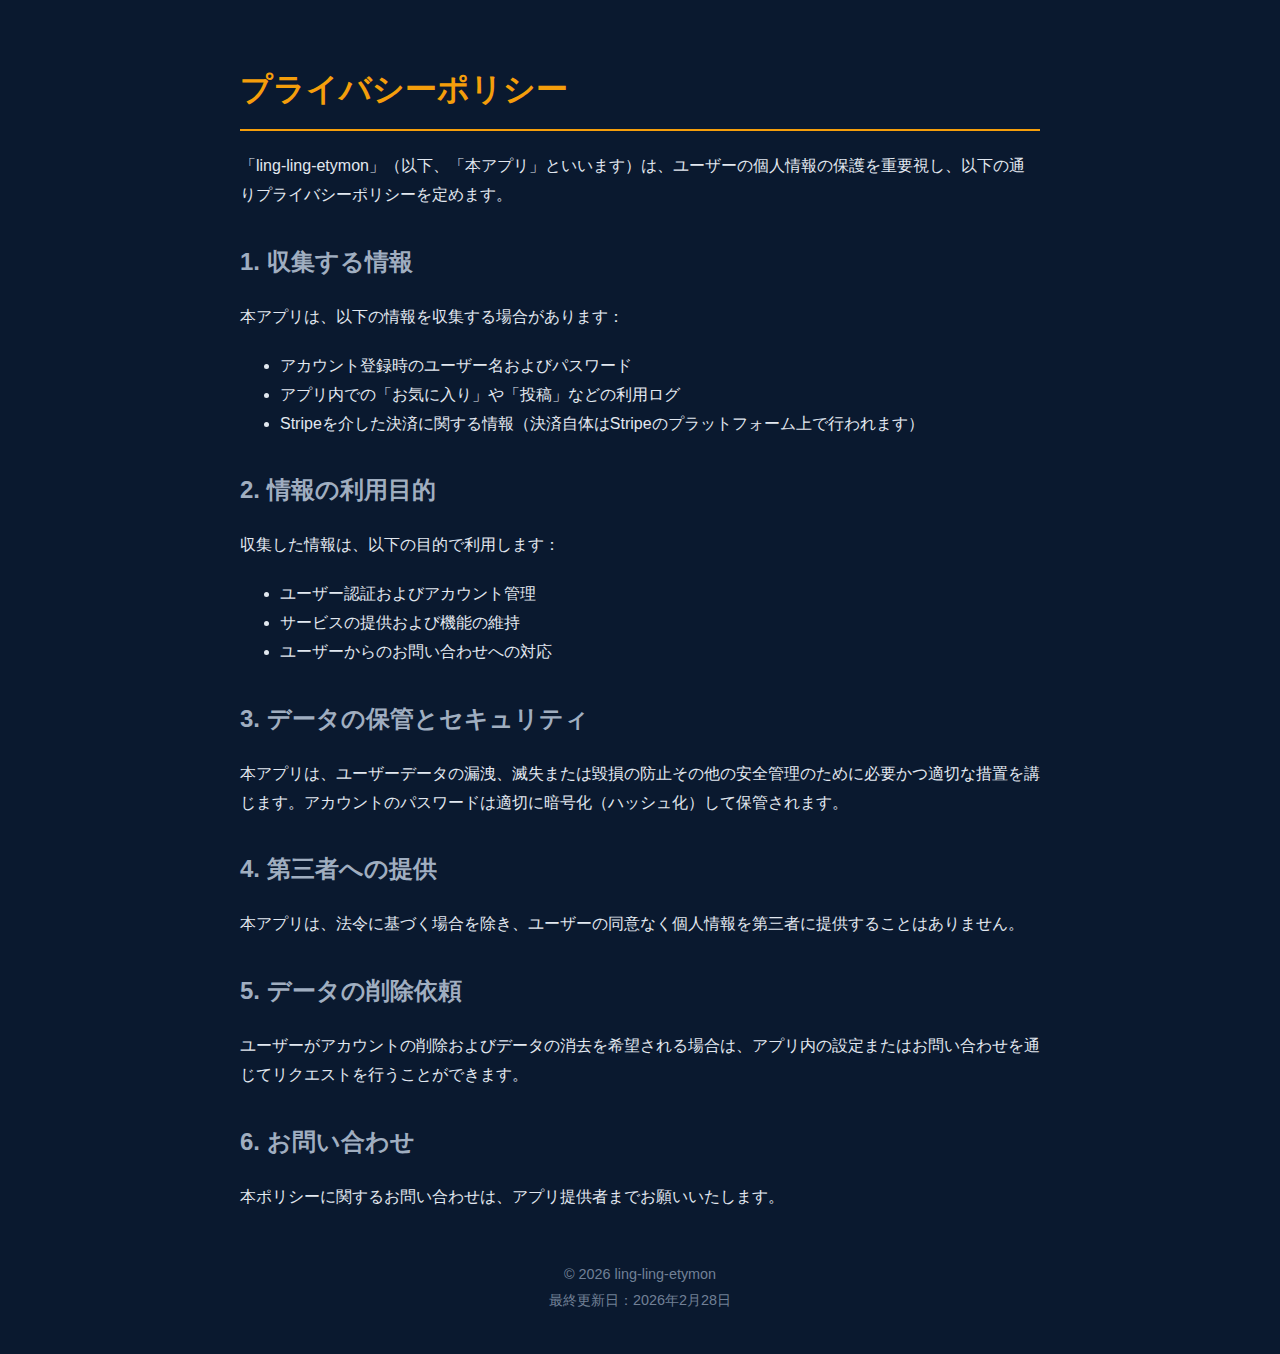
<file: privacy.html>
<!DOCTYPE html>
<html lang="ja">

<head>
    <meta charset="UTF-8">
    <meta name="viewport" content="width=device-width, initial-scale=1.0">
    <title>プライバシーポリシー - ling-ling-etymon</title>
    <style>
        body {
            font-family: 'Inter', -apple-system, BlinkMacSystemFont, "Segoe UI", Roboto, sans-serif;
            line-height: 1.8;
            color: #E2E8F0;
            background-color: #0A192F;
            max-width: 800px;
            margin: 0 auto;
            padding: 40px 20px;
        }

        h1 {
            color: #F59E0B;
            border-bottom: 2px solid #F59E0B;
            padding-bottom: 10px;
        }

        h2 {
            color: #A0AEC0;
            margin-top: 30px;
        }

        p {
            margin-bottom: 20px;
        }

        .footer {
            margin-top: 50px;
            font-size: 0.9em;
            color: #718096;
            text-align: center;
        }
    </style>
</head>

<body>
    <h1>プライバシーポリシー</h1>
    <p>「ling-ling-etymon」（以下、「本アプリ」といいます）は、ユーザーの個人情報の保護を重要視し、以下の通りプライバシーポリシーを定めます。</p>

    <h2>1. 収集する情報</h2>
    <p>本アプリは、以下の情報を収集する場合があります：</p>
    <ul>
        <li>アカウント登録時のユーザー名およびパスワード</li>
        <li>アプリ内での「お気に入り」や「投稿」などの利用ログ</li>
        <li>Stripeを介した決済に関する情報（決済自体はStripeのプラットフォーム上で行われます）</li>
    </ul>

    <h2>2. 情報の利用目的</h2>
    <p>収集した情報は、以下の目的で利用します：</p>
    <ul>
        <li>ユーザー認証およびアカウント管理</li>
        <li>サービスの提供および機能の維持</li>
        <li>ユーザーからのお問い合わせへの対応</li>
    </ul>

    <h2>3. データの保管とセキュリティ</h2>
    <p>本アプリは、ユーザーデータの漏洩、滅失または毀損の防止その他の安全管理のために必要かつ適切な措置を講じます。アカウントのパスワードは適切に暗号化（ハッシュ化）して保管されます。</p>

    <h2>4. 第三者への提供</h2>
    <p>本アプリは、法令に基づく場合を除き、ユーザーの同意なく個人情報を第三者に提供することはありません。</p>

    <h2>5. データの削除依頼</h2>
    <p>ユーザーがアカウントの削除およびデータの消去を希望される場合は、アプリ内の設定またはお問い合わせを通じてリクエストを行うことができます。</p>

    <h2>6. お問い合わせ</h2>
    <p>本ポリシーに関するお問い合わせは、アプリ提供者までお願いいたします。</p>

    <div class="footer">
        &copy; 2026 ling-ling-etymon<br>
        最終更新日：2026年2月28日
    </div>
</body>

</html>
</file>
